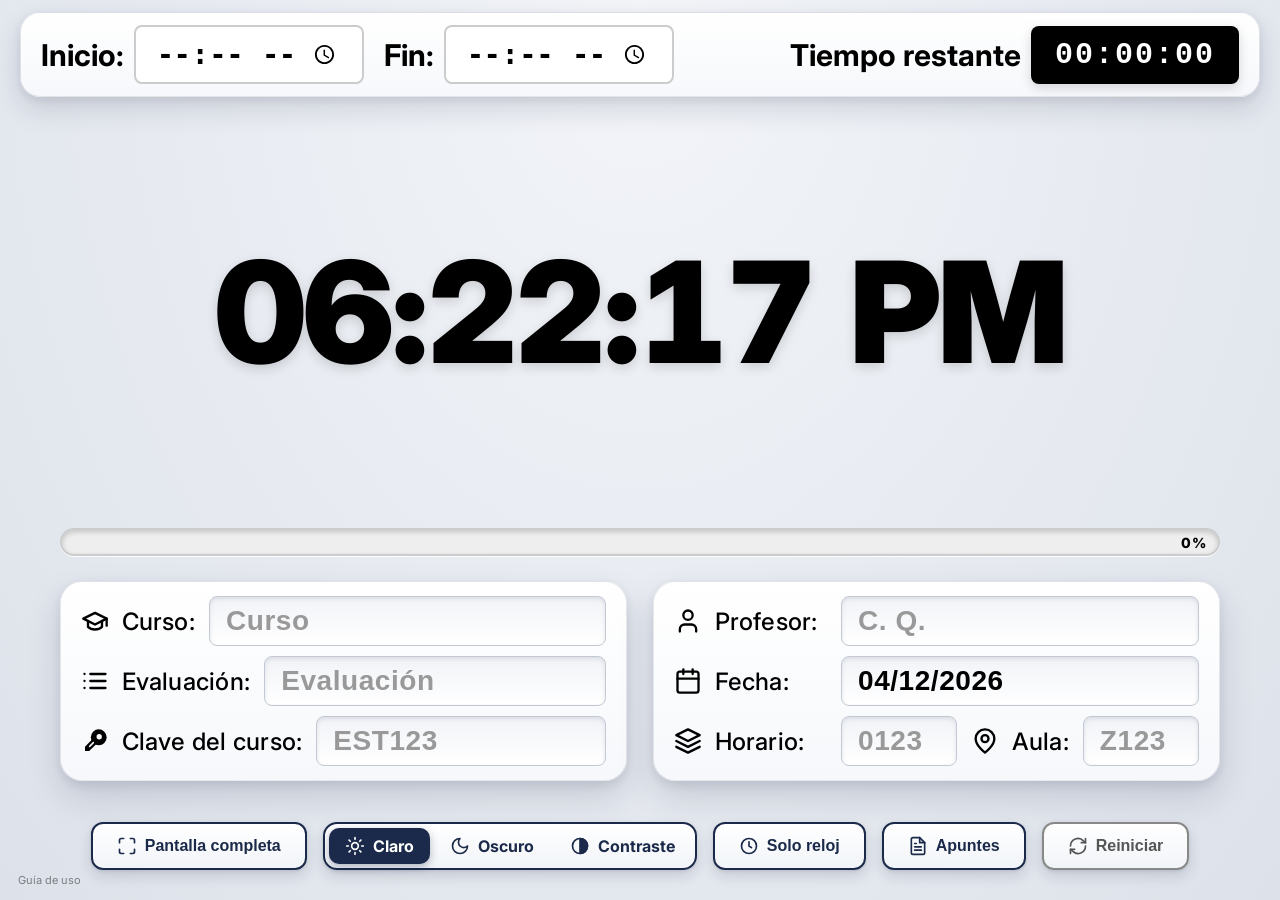
<file: index.html>
<!DOCTYPE html>
<html lang="es">

<head>
    <meta charset="UTF-8">
    <meta name="viewport" content="width=device-width, initial-scale=1.0">

    <!-- =====================
         SEO BÁSICO
    ===================== -->
    <title>TIMEPUCP – Temporizador de exámenes online gratis</title>
    <meta name="description" content="Temporizador online gratis para exámenes y evaluaciones. Cuenta regresiva, reloj en tiempo real, barra de progreso, modo oscuro y pantalla completa.">
    <meta name="keywords" content="temporizador exámenes, cronómetro evaluaciones, timer universitario, temporizador PUCP, control de tiempo examen, reloj examen online, cuenta regresiva evaluación">
    <meta name="author" content="TIMEPUCP">
    <meta name="robots" content="index, follow">
    <link rel="canonical" href="https://timepucp.site/">

    <!-- =====================
         OPEN GRAPH (Facebook, WhatsApp, LinkedIn)
    ===================== -->
    <meta property="og:type" content="website">
    <meta property="og:url" content="https://timepucp.site/">
    <meta property="og:title" content="TIMEPUCP - Temporizador de Exámenes">
    <meta property="og:description" content="Temporizador gratis para exámenes y evaluaciones. Cuenta regresiva, reloj y pantalla completa.">
    <meta property="og:image" content="https://timepucp.site/og-image.png?v=2">
    <meta property="og:image:width" content="1200">
    <meta property="og:image:height" content="630">
    <meta property="og:image:alt" content="TIMEPUCP, temporizador para exámenes y evaluaciones">
    <meta property="og:locale" content="es_PE">
    <meta property="og:site_name" content="TIMEPUCP">

    <!-- =====================
         TWITTER CARD
    ===================== -->
    <meta name="twitter:card" content="summary_large_image">
    <meta name="twitter:url" content="https://timepucp.site/">
    <meta name="twitter:title" content="TIMEPUCP - Temporizador de Exámenes">
    <meta name="twitter:description" content="Temporizador gratis para exámenes y evaluaciones. Cuenta regresiva, reloj y pantalla completa.">
    <meta name="twitter:image" content="https://timepucp.site/og-image.png?v=2">

    <!-- =====================
         STRUCTURED DATA (JSON-LD)
    ===================== -->
    <script type="application/ld+json">
    {
      "@context": "https://schema.org",
      "@type": "WebApplication",
      "name": "TIMEPUCP",
      "url": "https://timepucp.site/",
      "description": "Temporizador gratuito para exámenes y evaluaciones universitarias con reloj en tiempo real, cuenta regresiva, barra de progreso y modo oscuro.",
      "applicationCategory": "EducationApplication",
      "operatingSystem": "Any",
      "offers": {
        "@type": "Offer",
        "price": "0",
        "priceCurrency": "PEN"
      },
      "inLanguage": "es",
      "author": {
        "@type": "Organization",
        "name": "TIMEPUCP"
      }
    }
    </script>

    <!-- Favicons -->
    <link rel="icon" type="image/x-icon" href="favicon.ico">
    <link rel="icon" type="image/png" sizes="48x48" href="favicon-48x48.png">
    <link rel="apple-touch-icon" sizes="180x180" href="apple-touch-icon.png">
    <link rel="manifest" href="site.webmanifest">
    <meta name="theme-color" content="#003DA5">

    <link rel="preconnect" href="https://fonts.googleapis.com">
    <link rel="preconnect" href="https://fonts.gstatic.com" crossorigin>
    <link href="https://fonts.googleapis.com/css2?family=Inter:wght@400;600;700;800;900&display=swap" rel="stylesheet">

    <link rel="stylesheet" href="css/styles.css">

    <!-- Google Analytics -->
    <script async src="https://www.googletagmanager.com/gtag/js?id=G-T51YWYV1H6"></script>
    <script>
      window.dataLayer = window.dataLayer || [];
      function gtag(){dataLayer.push(arguments);}
      gtag('js', new Date());
      gtag('config', 'G-T51YWYV1H6');
    </script>

</head>

<body>

    <h1 style="position:absolute;width:1px;height:1px;margin:-1px;padding:0;overflow:hidden;clip:rect(0,0,0,0);white-space:nowrap;border:0;">TIMEPUCP – Temporizador de exámenes online para aulas</h1>

    <header>
        <div class="config">
            <div class="hora-input">
                <label for="horaInicio">Inicio:</label>
                <div class="time-wrapper">
                    <input type="time" id="horaInicio" aria-label="Hora de inicio del examen">
                </div>
            </div>

            <div class="hora-input">
                <label for="horaFin">Fin:</label>
                <div class="time-wrapper">
                    <input type="time" id="horaFin" aria-label="Hora de fin del examen">
                </div>
            </div>

            <div class="tiempo-restante">
                <span class="label-restante">Tiempo restante</span>
                <span id="contador" role="timer" aria-live="polite">00:00:00</span>
            </div>
        </div>
    </header>

    <main>
        <div class="hora-actual">
            <span id="horaActual" role="timer" aria-live="off">12:34:35 PM</span>
        </div>

        <div class="barra-container" role="progressbar" aria-valuenow="0" aria-valuemin="0" aria-valuemax="100">
            <div class="barra-progreso" id="barraProgreso"></div>
            <span class="barra-porcentaje" id="barraPorcentaje">0%</span>
        </div>

        <!-- Contador solo visible en modo solo reloj -->
        <div class="contador-solo-reloj">
            <span id="contadorSolo" role="timer">00:00:00</span>
        </div>

        <div class="info">
            <div class="tarjetas">
                <!-- Tarjeta izquierda: datos del curso -->
                <section class="tarjeta tarjeta-izq" aria-label="Datos del curso">
                    <div class="campo campo-curso">
                        <label for="curso"><span class="lbl-txt">Curso:</span></label>
                        <input type="text" placeholder="Curso" id="curso">
                    </div>

                    <div class="campo campo-evaluacion">
                        <label for="evaluacion"><span class="lbl-txt">Evaluación:</span></label>
                        <input type="text" placeholder="Evaluación" id="evaluacion">
                    </div>

                    <div class="campo campo-clave">
                        <label for="claveCurso"><span class="lbl-txt">Clave del curso:</span></label>
                        <input type="text" placeholder="EST123" id="claveCurso">
                    </div>
                </section>

                <!-- Tarjeta derecha: profesor, fecha y lugar -->
                <section class="tarjeta tarjeta-der" aria-label="Datos de la sesión">
                    <div class="campo campo-profesor">
                        <label for="profesor"><span class="lbl-txt">Profesor:</span></label>
                        <input type="text" placeholder="C. Q." id="profesor">
                    </div>

                    <div class="campo campo-fecha">
                        <label for="fechaTexto"><span class="lbl-txt">Fecha:</span></label>
                        <input type="text" id="fechaTexto" placeholder="dd/mm/yyyy" readonly aria-label="Fecha del examen">
                        <input type="date" id="fecha" style="position:absolute; opacity:0; pointer-events:none;"
                            aria-hidden="true">
                    </div>

                    <div class="campo-doble">
                        <div class="campo campo-horario">
                            <label for="aula"><span class="lbl-txt">Horario:</span></label>
                            <input type="text" placeholder="0123" id="aula">
                        </div>

                        <div class="campo campo-aula">
                            <label for="aulaSalon"><span class="lbl-txt">Aula:</span></label>
                            <input type="text" placeholder="Z123" id="aulaSalon">
                        </div>
                    </div>
                </section>
            </div>

            <!-- Fila 4: Botones -->
            <div class="fila fila-acciones">
                <div class="acciones">
                    <button id="btnFullscreen" class="btn-action" aria-label="Activar pantalla completa">
                        <span class="icon">⛶</span>
                        <span class="text">Pantalla completa</span>
                    </button>
                    <div id="selectorModo" class="selector-modo" role="radiogroup" aria-label="Modo de color">
                        <button type="button" class="seg activo" data-modo="claro" role="radio" aria-checked="true">
                            <span class="icon"></span>
                            <span class="text">Claro</span>
                        </button>
                        <button type="button" class="seg" data-modo="oscuro" role="radio" aria-checked="false">
                            <span class="icon"></span>
                            <span class="text">Oscuro</span>
                        </button>
                        <button type="button" class="seg" data-modo="contraste" role="radio" aria-checked="false" aria-label="Modo contraste">
                            <span class="icon"></span>
                            <span class="text">Contraste</span>
                        </button>
                    </div>
                    <button id="btnSoloReloj" class="btn-action" aria-label="Modo solo reloj">
                        <span class="icon">🕐</span>
                        <span class="text">Solo reloj</span>
                    </button>
                    <button id="btnApuntes" class="btn-action" aria-label="Abrir panel de apuntes">
                        <span class="icon">📝</span>
                        <span class="text">Apuntes</span>
                    </button>
                    <button id="btnReset" class="btn-action btn-secondary" aria-label="Reiniciar temporizador">
                        <span class="icon">↻</span>
                        <span class="text">Reiniciar</span>
                    </button>
                </div>
            </div>
        </div>
    </main>

    <!-- Panel flotante de apuntes -->
    <div id="panelApuntes" class="panel-apuntes" role="dialog" aria-label="Panel de apuntes">
        <div class="panel-apuntes-header" id="panelApuntesHeader">
            <span class="panel-apuntes-titulo">📝 Apuntes</span>
            <div class="panel-apuntes-controles">
                <button class="panel-apuntes-btn-size" id="btnApuntesFontUp" aria-label="Aumentar fuente" title="Aumentar fuente">A+</button>
                <button class="panel-apuntes-btn-size" id="btnApuntesFontDown" aria-label="Reducir fuente" title="Reducir fuente">A−</button>
                <button class="panel-apuntes-cerrar" id="btnCerrarApuntes" aria-label="Cerrar apuntes">✕</button>
            </div>
        </div>
        <textarea id="apuntesTexto" class="panel-apuntes-texto" placeholder="Escribe aquí un anuncio, corrección o apunte para los alumnos..."></textarea>
        <!-- Bordes de redimensionado -->
        <div class="pa-edge pa-edge-n" data-dir="n" aria-hidden="true"></div>
        <div class="pa-edge pa-edge-s" data-dir="s" aria-hidden="true"></div>
        <div class="pa-edge pa-edge-e" data-dir="e" aria-hidden="true"></div>
        <div class="pa-edge pa-edge-w" data-dir="w" aria-hidden="true"></div>
        <div class="pa-edge pa-edge-ne" data-dir="ne" aria-hidden="true"></div>
        <div class="pa-edge pa-edge-nw" data-dir="nw" aria-hidden="true"></div>
        <div class="pa-edge pa-edge-se" data-dir="se" aria-hidden="true"></div>
        <div class="pa-edge pa-edge-sw" data-dir="sw" aria-hidden="true"></div>
    </div>

    <!-- Botón flotante para salir del modo solo reloj -->
    <!-- Modal: Evaluación terminada -->
    <div id="modalFin" class="modal-fin" role="dialog" aria-modal="true" aria-label="Evaluación terminada">
        <div class="modal-fin-contenido">
            <div class="modal-fin-icono">⏱</div>
            <h2 class="modal-fin-titulo">¡Evaluación terminada!</h2>

            <button id="btnCerrarModal" class="modal-fin-btn">Cerrar</button>
        </div>
    </div>

    <button id="btnSalirSoloReloj" class="btn-salir-solo" aria-label="Salir del modo solo reloj">
        <span class="icon">✕</span>
        <span class="text">Salir</span>
    </button>

    <a class="enlace-guia" href="guia/" target="_blank" rel="noopener">Guía de uso</a>

    <script src="js/timer.js"></script>

</body>

</html>
</file>
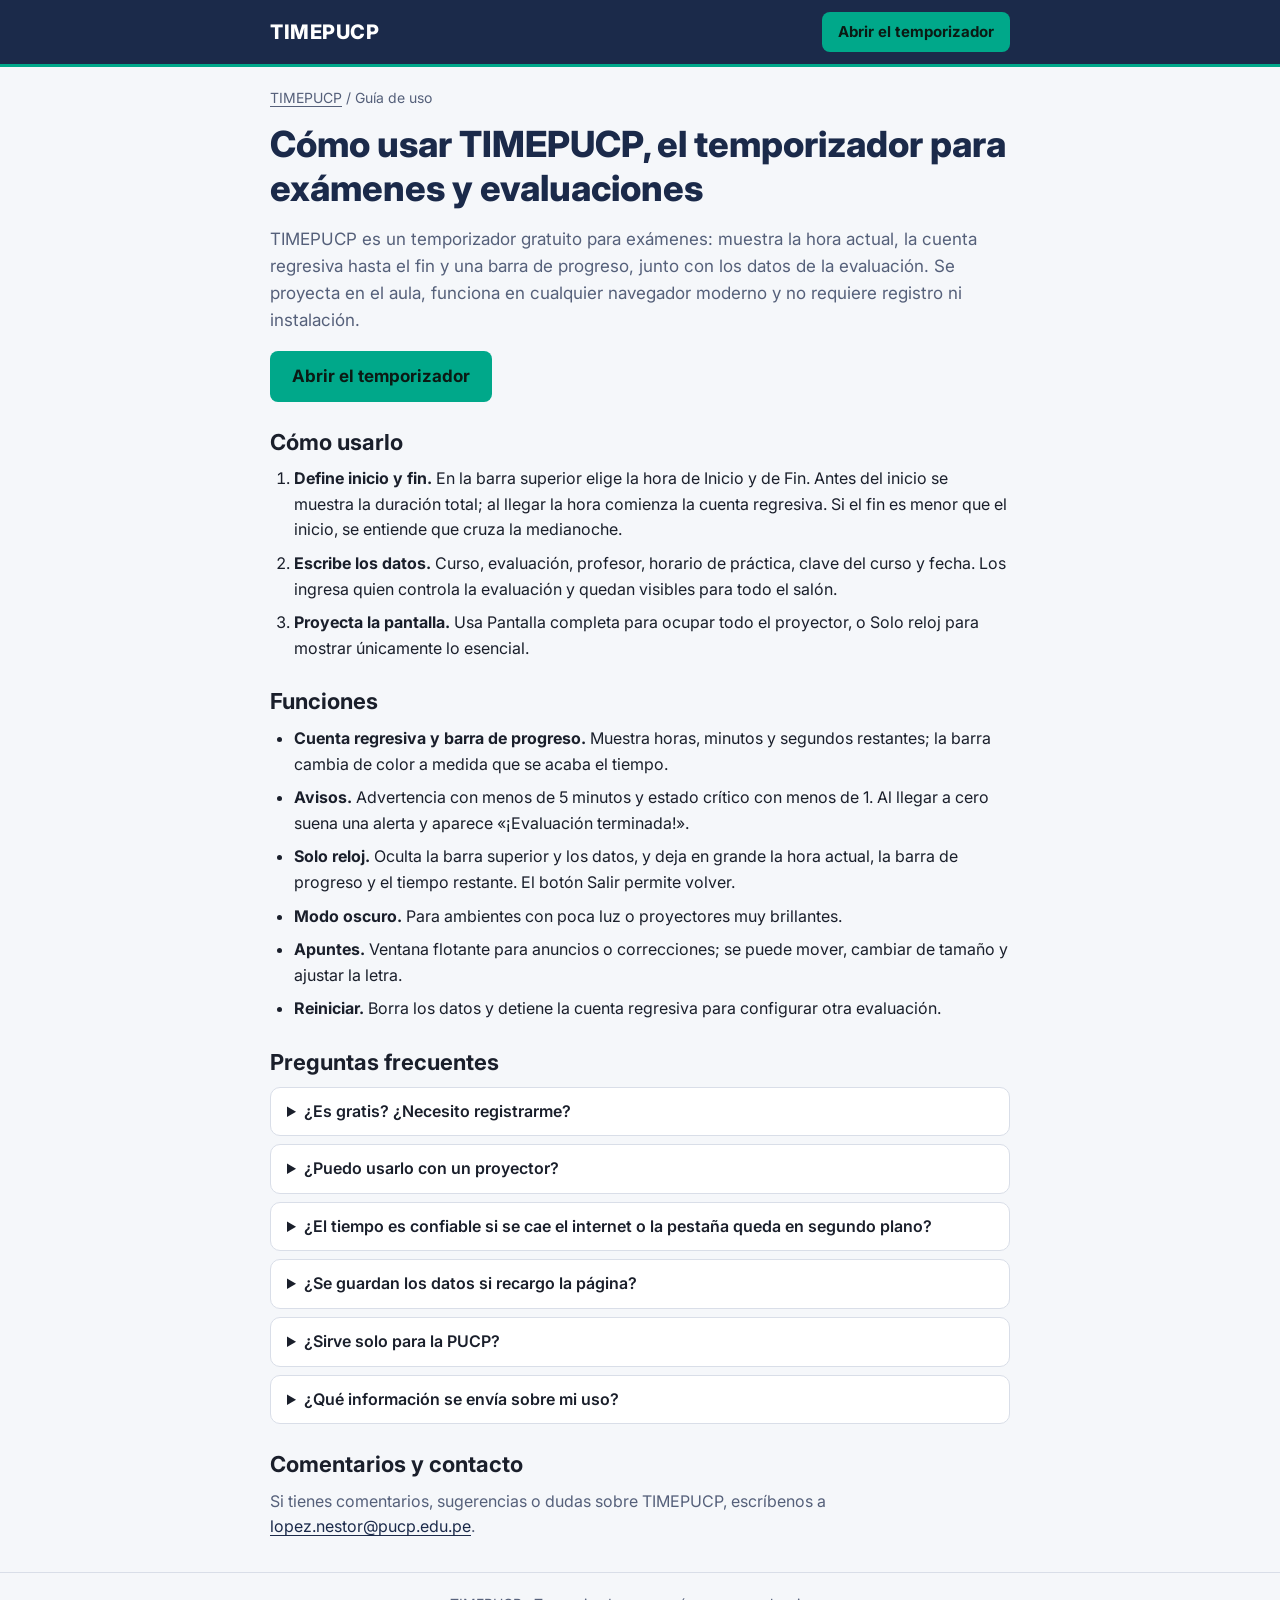
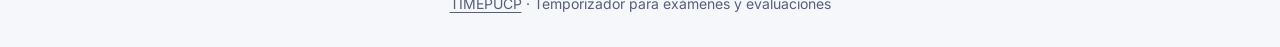
<file: guia/index.html>
<!DOCTYPE html>
<html lang="es">

<head>
    <meta charset="UTF-8">
    <meta name="viewport" content="width=device-width, initial-scale=1.0">

    <title>Cómo usar TIMEPUCP: temporizador para exámenes y evaluaciones</title>
    <meta name="description" content="Guía de uso de TIMEPUCP, el temporizador gratuito para exámenes: configura inicio y fin, proyecta la cuenta regresiva en pantalla completa y resuelve tus dudas.">
    <meta name="robots" content="index, follow">
    <link rel="canonical" href="https://timepucp.site/guia/">

    <meta property="og:type" content="article">
    <meta property="og:url" content="https://timepucp.site/guia/">
    <meta property="og:title" content="Cómo usar TIMEPUCP: temporizador para exámenes y evaluaciones">
    <meta property="og:description" content="Guía de uso de TIMEPUCP, el temporizador gratuito para exámenes: configura inicio y fin, proyecta la cuenta regresiva en pantalla completa y resuelve tus dudas.">
    <meta property="og:image" content="https://timepucp.site/og-image.png">
    <meta property="og:image:width" content="1200">
    <meta property="og:image:height" content="630">
    <meta property="og:image:alt" content="TIMEPUCP, temporizador para exámenes y evaluaciones">
    <meta property="og:locale" content="es_PE">
    <meta property="og:site_name" content="TIMEPUCP">
    <meta name="twitter:card" content="summary_large_image">
    <meta name="twitter:title" content="Cómo usar TIMEPUCP: temporizador para exámenes y evaluaciones">
    <meta name="twitter:description" content="Guía de uso de TIMEPUCP, el temporizador gratuito para exámenes: configura inicio y fin, proyecta la cuenta regresiva en pantalla completa y resuelve tus dudas.">
    <meta name="twitter:image" content="https://timepucp.site/og-image.png">

    <script type="application/ld+json">
{
  "@context": "https://schema.org",
  "@type": "WebPage",
  "name": "Cómo usar TIMEPUCP: temporizador para exámenes y evaluaciones",
  "url": "https://timepucp.site/guia/",
  "description": "Guía de uso de TIMEPUCP, el temporizador gratuito para exámenes: configura inicio y fin, proyecta la cuenta regresiva en pantalla completa y resuelve tus dudas.",
  "inLanguage": "es",
  "isPartOf": {
    "@type": "WebSite",
    "name": "TIMEPUCP",
    "url": "https://timepucp.site/"
  }
}
    </script>
    <script type="application/ld+json">
{
  "@context": "https://schema.org",
  "@type": "FAQPage",
  "mainEntity": [
    {
      "@type": "Question",
      "name": "¿Es gratis? ¿Necesito registrarme?",
      "acceptedAnswer": {
        "@type": "Answer",
        "text": "Es gratis y no requiere cuenta ni instalación: basta con abrir timepucp.site en el navegador."
      }
    },
    {
      "@type": "Question",
      "name": "¿Puedo usarlo con un proyector?",
      "acceptedAnswer": {
        "@type": "Answer",
        "text": "Sí, está pensado para eso. Usa Pantalla completa o Solo reloj."
      }
    },
    {
      "@type": "Question",
      "name": "¿El tiempo es confiable si se cae el internet o la pestaña queda en segundo plano?",
      "acceptedAnswer": {
        "@type": "Answer",
        "text": "Sí. En cada actualización se recalcula el tiempo restante con la hora del equipo, así que sigue correcto sin conexión o con la pestaña en segundo plano, siempre que no cierres ni recargues la página."
      }
    },
    {
      "@type": "Question",
      "name": "¿Se guardan los datos si recargo la página?",
      "acceptedAnswer": {
        "@type": "Answer",
        "text": "No. Cada vez que se abre o se recarga la página empieza desde cero. Evita recargar durante una evaluación; si ocurre, vuelve a ingresar la hora de inicio y de fin."
      }
    },
    {
      "@type": "Question",
      "name": "¿Sirve solo para la PUCP?",
      "acceptedAnswer": {
        "@type": "Answer",
        "text": "Está pensado para aulas de la PUCP, pero no depende de ninguna institución: sirve para cualquier evaluación con tiempo limitado."
      }
    },
    {
      "@type": "Question",
      "name": "¿Qué información se envía sobre mi uso?",
      "acceptedAnswer": {
        "@type": "Answer",
        "text": "Los datos que escribes (curso, profesor, horario, clave) se quedan en tu navegador y no se envían. Se usa Google Analytics solo para estadísticas generales, como cuántas evaluaciones se inician o con qué tamaño de pantalla."
      }
    }
  ]
}
    </script>
    <script type="application/ld+json">
{
  "@context": "https://schema.org",
  "@type": "BreadcrumbList",
  "itemListElement": [
    {
      "@type": "ListItem",
      "position": 1,
      "name": "TIMEPUCP",
      "item": "https://timepucp.site/"
    },
    {
      "@type": "ListItem",
      "position": 2,
      "name": "Guía de uso",
      "item": "https://timepucp.site/guia/"
    }
  ]
}
    </script>

    <link rel="icon" type="image/x-icon" href="../favicon.ico">
    <link rel="icon" type="image/png" sizes="48x48" href="../favicon-48x48.png">
    <link rel="apple-touch-icon" sizes="180x180" href="../apple-touch-icon.png">
    <link rel="manifest" href="../site.webmanifest">
    <meta name="theme-color" content="#1B2A4A">

    <link rel="preconnect" href="https://fonts.googleapis.com">
    <link rel="preconnect" href="https://fonts.gstatic.com" crossorigin>
    <link href="https://fonts.googleapis.com/css2?family=Inter:wght@400;600;700;800&display=swap" rel="stylesheet">
    <link rel="stylesheet" href="../css/guia.css">

    <!-- Google Analytics -->
    <script async src="https://www.googletagmanager.com/gtag/js?id=G-T51YWYV1H6"></script>
    <script>
      window.dataLayer = window.dataLayer || [];
      function gtag(){dataLayer.push(arguments);}
      gtag('js', new Date());
      gtag('config', 'G-T51YWYV1H6');
    </script>
</head>

<body>
    <header class="barra">
        <div class="contenedor barra-interior">
            <a class="marca" href="../">TIMEPUCP</a>
            <a class="boton" href="../">Abrir el temporizador</a>
        </div>
    </header>

    <main class="contenedor">
        <nav class="migas" aria-label="Ruta de navegación">
            <a href="../">TIMEPUCP</a> <span aria-hidden="true">/</span> Guía de uso
        </nav>

        <h1>Cómo usar TIMEPUCP, el temporizador para exámenes y evaluaciones</h1>
        <p class="intro">TIMEPUCP es un temporizador gratuito para exámenes: muestra la hora actual, la cuenta regresiva hasta el fin y una barra de progreso, junto con los datos de la evaluación. Se proyecta en el aula, funciona en cualquier navegador moderno y no requiere registro ni instalación.</p>

        <p><a class="boton boton-grande" href="../">Abrir el temporizador</a></p>

        <h2>Cómo usarlo</h2>
        <ol class="pasos">
        <li><strong>Define inicio y fin.</strong> En la barra superior elige la hora de Inicio y de Fin. Antes del inicio se muestra la duración total; al llegar la hora comienza la cuenta regresiva. Si el fin es menor que el inicio, se entiende que cruza la medianoche.</li>
        <li><strong>Escribe los datos.</strong> Curso, evaluación, profesor, horario de práctica, clave del curso y fecha. Los ingresa quien controla la evaluación y quedan visibles para todo el salón.</li>
        <li><strong>Proyecta la pantalla.</strong> Usa Pantalla completa para ocupar todo el proyector, o Solo reloj para mostrar únicamente lo esencial.</li>
        </ol>

        <h2>Funciones</h2>
        <ul class="funciones">
        <li><strong>Cuenta regresiva y barra de progreso.</strong> Muestra horas, minutos y segundos restantes; la barra cambia de color a medida que se acaba el tiempo.</li>
        <li><strong>Avisos.</strong> Advertencia con menos de 5 minutos y estado crítico con menos de 1. Al llegar a cero suena una alerta y aparece «¡Evaluación terminada!».</li>
        <li><strong>Solo reloj.</strong> Oculta la barra superior y los datos, y deja en grande la hora actual, la barra de progreso y el tiempo restante. El botón Salir permite volver.</li>
        <li><strong>Modo oscuro.</strong> Para ambientes con poca luz o proyectores muy brillantes.</li>
        <li><strong>Apuntes.</strong> Ventana flotante para anuncios o correcciones; se puede mover, cambiar de tamaño y ajustar la letra.</li>
        <li><strong>Reiniciar.</strong> Borra los datos y detiene la cuenta regresiva para configurar otra evaluación.</li>
        </ul>

        <h2>Preguntas frecuentes</h2>
        <div class="faq">
        <details>
          <summary>¿Es gratis? ¿Necesito registrarme?</summary>
          <p>Es gratis y no requiere cuenta ni instalación: basta con abrir timepucp.site en el navegador.</p>
        </details>
        <details>
          <summary>¿Puedo usarlo con un proyector?</summary>
          <p>Sí, está pensado para eso. Usa Pantalla completa o Solo reloj.</p>
        </details>
        <details>
          <summary>¿El tiempo es confiable si se cae el internet o la pestaña queda en segundo plano?</summary>
          <p>Sí. En cada actualización se recalcula el tiempo restante con la hora del equipo, así que sigue correcto sin conexión o con la pestaña en segundo plano, siempre que no cierres ni recargues la página.</p>
        </details>
        <details>
          <summary>¿Se guardan los datos si recargo la página?</summary>
          <p>No. Cada vez que se abre o se recarga la página empieza desde cero. Evita recargar durante una evaluación; si ocurre, vuelve a ingresar la hora de inicio y de fin.</p>
        </details>
        <details>
          <summary>¿Sirve solo para la PUCP?</summary>
          <p>Está pensado para aulas de la PUCP, pero no depende de ninguna institución: sirve para cualquier evaluación con tiempo limitado.</p>
        </details>
        <details>
          <summary>¿Qué información se envía sobre mi uso?</summary>
          <p>Los datos que escribes (curso, profesor, horario, clave) se quedan en tu navegador y no se envían. Se usa Google Analytics solo para estadísticas generales, como cuántas evaluaciones se inician o con qué tamaño de pantalla.</p>
        </details>
        </div>

        <section class="contacto" aria-labelledby="contacto-titulo">
            <h2 id="contacto-titulo">Comentarios y contacto</h2>
            <p>Si tienes comentarios, sugerencias o dudas sobre TIMEPUCP, escríbenos a <a href="mailto:lopez.nestor@pucp.edu.pe">lopez.nestor@pucp.edu.pe</a>.</p>
        </section>
    </main>

    <footer class="pie">
        <div class="contenedor">
            <a href="../">TIMEPUCP</a> · Temporizador para exámenes y evaluaciones
        </div>
    </footer>
</body>

</html>
</file>
<file: css/styles.css>
/* =========================
   RESET Y VARIABLES
========================= */

:root {
    --color-primary: #1B2A4A;
    --color-primary-dark: #132038;
    --color-bg-light: #f5f5f5;
    --color-bg-dark: #121212;
    --color-surface-light: #ffffff;
    --color-surface-dark: #1e1e1e;
    --color-text-light: #000000;
    --color-text-dark: #f0f0f0;
    --color-border-light: #ccc;
    --color-border-dark: #444;
    --color-timer-bg: #000000;
    --color-timer-text: #ffffff;
    --color-timer-dark: #00ffcc;

    --transition-speed: 0.3s;
    --border-radius: 8px;
    --spacing-unit: 8px;
}

* {
    box-sizing: border-box;
    margin: 0;
    padding: 0;
}

html,
body {
    height: 100%;
    overflow-x: hidden;
}

body {
    font-family: 'Inter', -apple-system, BlinkMacSystemFont, 'Segoe UI', Arial, sans-serif;
    background: radial-gradient(ellipse at top, #ffffff 0%, #eef2f7 100%);
    color: var(--color-text-light);
    margin: 0;
    padding: 0;
    display: flex;
    flex-direction: column;
    min-height: 100vh;
    transition: background-color var(--transition-speed), color var(--transition-speed);
}

/* =========================
   HEADER SUPERIOR
========================= */
header {
    background: var(--color-surface-light);
    padding: 12px 20px;
    border-bottom: 3px solid var(--color-primary);
    box-shadow: 0 4px 16px rgba(0, 0, 0, 0.06);
    transition: all var(--transition-speed);
}

.config {
    display: grid;
    grid-template-columns: auto auto 1fr;
    align-items: center;
    gap: 20px;
    max-width: 1920px;
    margin: 0 auto;
    width: 100%;
}

/* =========================
   INPUTS HORA INICIO / FIN
========================= */

.hora-input {
    display: flex;
    align-items: center;
    gap: 10px;
}

.hora-input label {
    font-size: 30px;
    font-weight: 700;
    white-space: nowrap;
    color: inherit;
}

.time-wrapper {
    position: relative;
}

.hora-input input[type="time"] {
    font-size: 28px;
    font-weight: 700;
    padding: 10px 20px;
    width: 230px;
    border: 2px solid var(--color-border-light);
    border-radius: var(--border-radius);
    background: var(--color-surface-light);
    color: inherit;
    transition: all var(--transition-speed);
    cursor: pointer;
    user-select: none;
}

/* Toda la superficie del input de hora es clickeable visualmente */
.hora-input input[type="time"]::-webkit-datetime-edit,
.hora-input input[type="time"]::-webkit-datetime-edit-fields-wrapper,
.hora-input input[type="time"]::-webkit-datetime-edit-hour-field,
.hora-input input[type="time"]::-webkit-datetime-edit-minute-field,
.hora-input input[type="time"]::-webkit-datetime-edit-ampm-field,
.hora-input input[type="time"]::-webkit-datetime-edit-text {
    cursor: pointer;
}

/* Ícono del reloj: rojo vibrante por defecto, más llamativo al hover */
.hora-input input[type="time"]::-webkit-calendar-picker-indicator {
    font-size: 22px;
    cursor: pointer;
    filter: invert(12%) sepia(30%) saturate(1800%) hue-rotate(190deg) brightness(30%) contrast(120%);
    opacity: 1;
    padding: 6px;
    border-radius: 6px;
    transition: all 0.2s ease;
}

.hora-input input[type="time"]::-webkit-calendar-picker-indicator:hover {
    filter: invert(12%) sepia(30%) saturate(1800%) hue-rotate(190deg) brightness(30%) contrast(120%) drop-shadow(0 0 6px rgba(27, 42, 74, 0.9)) drop-shadow(0 0 12px rgba(27, 42, 74, 0.6));
    transform: scale(1.35);
}

/* Pulso en el borde cuando el input está vacío (sin hora configurada) */
@keyframes pulse-border {
    0% {
        border-color: var(--color-border-light);
        box-shadow: 0 0 0 0px rgba(27, 42, 74, 0);
    }

    50% {
        border-color: var(--color-primary);
        box-shadow: 0 0 0 4px rgba(27, 42, 74, 0.2);
    }

    100% {
        border-color: var(--color-border-light);
        box-shadow: 0 0 0 0px rgba(27, 42, 74, 0);
    }
}

.hora-input input[type="time"]:not([value]):not(:focus),
.hora-input input[type="time"][value=""]:not(:focus) {
    animation: pulse-border 2s ease-in-out infinite;
}

.hora-input input[type="time"]:hover,
.hora-input input[type="time"]:focus {
    animation: none;
}

.hora-input input[type="time"]:hover {
    border-color: var(--color-primary);
    box-shadow: 0 0 0 3px rgba(27, 42, 74, 0.08);
}

.hora-input input[type="time"]:focus {
    outline: none;
    border-color: var(--color-primary);
    box-shadow: 0 0 0 3px rgba(27, 42, 74, 0.1);
}

/* =========================
   TIEMPO RESTANTE
========================= */

.tiempo-restante {
    display: flex;
    align-items: center;
    gap: 10px;
    justify-self: end;
}

.label-restante {
    font-size: 30px;
    font-weight: 700;
    white-space: nowrap;
}

/* En anchos ajustados (proyectores a 110%/125%, pantallas chicas)
   permitir que "Tiempo Restante" se rompa en dos líneas para que
   el recuadro del contador quepa a su derecha sin desbordarse. */
@media (max-width: 1250px) {
    .tiempo-restante {
        gap: 18px;
    }

    .label-restante {
        white-space: normal;
        line-height: 1.05;
        max-width: 6ch;
        text-align: right;
    }
}

/* A 150% sobre 1080p (~1280px lógicos) ocultamos el label "Tiempo Restante"
   para que el recuadro del contador quepa horizontalmente. El contexto
   visual del recuadro negro junto a los inputs de hora ya deja implícito
   que es el tiempo restante. */
@media (max-width: 1100px) {
    .label-restante {
        display: none;
    }
}

#contador {
    background: var(--color-timer-bg);
    color: var(--color-timer-text);
    padding: 12px 24px;
    /* Reducido padding */
    border-radius: var(--border-radius);
    font-size: 30px;
    /* Reducido de 36px a 30px */
    font-weight: 700;
    min-width: 180px;
    /* Reducido de 200px a 180px */
    display: flex;
    align-items: center;
    justify-content: center;
    letter-spacing: 2px;
    font-family: "Courier New", "SF Mono", "Monaco", monospace;
    font-variant-numeric: tabular-nums;
    box-shadow: 0 4px 12px rgba(0, 0, 0, 0.15);
    transition: all var(--transition-speed);
}

#contador.warning,
#contadorSolo.warning {
    animation: pulse-warning 1s ease-in-out infinite;
}

@keyframes pulse-warning {

    0%,
    100% {
        transform: scale(1);
    }

    50% {
        transform: scale(1.05);
    }
}

/* =========================
   CONTENIDO PRINCIPAL
========================= */

main {
    flex: 1;
    display: flex;
    flex-direction: column;
    justify-content: space-between;
    overflow: hidden;
    max-width: 1920px;
    width: 100%;
    margin: 0 auto;
    padding: 0 20px;
    box-sizing: border-box;
}

/* =========================
   HORA ACTUAL (CENTRAL)
========================= */

.hora-actual {
    display: flex;
    justify-content: center;
    align-items: center;
    width: 100%;
    flex: 1;
    user-select: none;
}

#horaActual {
    font-size: clamp(80px, 11vw, 150px);
    font-weight: 900;
    line-height: 1;
    white-space: nowrap;
    display: inline-block;
    min-width: 12ch;
    text-align: center;
    font-variant-numeric: tabular-nums;
    letter-spacing: -0.02em;
    text-shadow: 0 4px 12px rgba(0, 0, 0, 0.15);
}

/* =========================
   BARRA DE PROGRESO
========================= */

.barra-container {
    width: calc(100% - 80px);
    max-width: 1800px;
    height: 28px;
    margin: 0 auto 25px auto;
    border: 2px solid var(--color-border-light);
    background: #eee;
    border-radius: 16px;
    overflow: hidden;
    box-shadow: inset 0 2px 4px rgba(0, 0, 0, 0.1);
    transition: all var(--transition-speed);
    position: relative;
}

.barra-porcentaje {
    position: absolute;
    right: 12px;
    top: 50%;
    transform: translateY(-50%);
    font-size: 14px;
    font-weight: 800;
    font-family: 'Inter', sans-serif;
    color: #000;
    z-index: 2;
    pointer-events: none;
    letter-spacing: 0.03em;
    transition: color var(--transition-speed);
}

/* When bar is past 70%, text should be white to contrast with colored bar */


.barra-progreso {
    height: 100%;
    width: 0%;
    background: linear-gradient(90deg, #2e7d32, #43a047);
    /* verde por defecto */
    transition: width 0.5s linear, background 1.5s ease;
    border-radius: 14px;
    position: relative;
}

/* Fase 1: Verde — tiempo de sobra (0–60%) */
.barra-progreso.fase-verde {
    background: linear-gradient(90deg, #2e7d32, #66bb6a);
}

/* Fase 2: Amarillo — avanzando (60–80%) */
.barra-progreso.fase-amarillo {
    background: linear-gradient(90deg, #f57f17, #ffca28);
}

/* Fase 3: Naranja — quedan pocos minutos (80–93%) */
.barra-progreso.fase-naranja {
    background: linear-gradient(90deg, #e65100, #ff8f00);
}

/* Fase 4: Rojo — tiempo crítico (93–100%) */
.barra-progreso.fase-rojo {
    background: linear-gradient(90deg, #b71c1c, #e53935);
}

/* Dark mode: colores más vibrantes */


.barra-progreso::after {
    content: '';
    position: absolute;
    top: 0;
    left: 0;
    right: 0;
    bottom: 0;
    background: linear-gradient(90deg,
            rgba(255, 255, 255, 0) 0%,
            rgba(255, 255, 255, 0.3) 50%,
            rgba(255, 255, 255, 0) 100%);
    animation: shimmer 2s infinite;
}

@keyframes shimmer {
    0% {
        transform: translateX(-100%);
    }

    100% {
        transform: translateX(100%);
    }
}

/* =========================
   BLOQUE DE DATOS INFERIOR
========================= */

.info {
    padding: 0 40px 20px 40px;
    display: flex;
    flex-direction: column;
    gap: 16px;
    margin-bottom: 10px;
    margin-top: 0;
    max-width: 1920px;
    margin-left: auto;
    margin-right: auto;
    width: 100%;
    box-sizing: border-box;
}

.fila {
    display: grid;
    gap: 30px;
}

/* ----- FILAS DE DATOS: 2 columnas iguales ----- */
.fila-1,
.fila-2,
.fila-3 {
    grid-template-columns: 1fr 1fr;
}

/* ----- FILA 4: BOTONES ----- */
.fila-acciones {
    display: flex;
    justify-content: center;
    margin-top: 10px;
}

/* =========================
   CAMPOS INDIVIDUALES
========================= */

/* Cada campo usa grid interno: label auto, input ocupa el resto */
.campo {
    display: grid;
    grid-template-columns: auto 1fr;
    align-items: center;
    gap: 14px;
}

.campo label {
    font-size: 30px;
    font-weight: 900;
    white-space: nowrap;
}

.campo input {
    min-width: 0;
    height: clamp(50px, 5vh, 60px);
    font-size: clamp(24px, 2.5vw, 28px);
    font-weight: 800;
    padding: 10px 16px;
    letter-spacing: 0.02em;
    border: 2px solid var(--color-border-light);
    border-radius: var(--border-radius);
    background: #e8f4fd;
    color: inherit;
    transition: all var(--transition-speed);
    box-shadow: 0 1px 3px rgba(0, 0, 0, 0.06);
}

.campo input:focus {
    outline: none;
    border-color: var(--color-primary);
    box-shadow: 0 0 0 4px rgba(27, 42, 74, 0.15), 0 2px 8px rgba(0, 0, 0, 0.08);
}

.campo input::placeholder {
    color: #999;
    opacity: 1;
}

/* =========================
   FECHA
========================= */
.campo-fecha {
    position: relative;
}

.campo-fecha input[type="text"] {
    cursor: pointer;
}

/* =========================
   AJUSTES ESPECÍFICOS DE CAMPOS
========================= */

/* Todos los labels al mismo tamaño — 30px */
.campo-horario label,
.campo-evaluacion label,
.campo-clave label,
.campo-fecha label {
    font-size: 30px;
}

/* Input del horario: ocupa el espacio disponible como los demás */
.campo-horario input {
    max-width: unset;
}

/* =========================
   BOTONES DE ACCIÓN
========================= */
.acciones {
    display: flex;
    gap: 16px;
    flex-wrap: wrap;
    justify-content: center;
    margin-top: 15px;
    /* Reducido de 30px a 15px */
}

.btn-action {
    font-size: 16px;
    font-weight: 700;
    padding: 12px 24px;
    border: 2px solid var(--color-primary);
    border-radius: 12px;
    background: transparent;
    color: var(--color-primary);
    cursor: pointer;
    display: flex;
    align-items: center;
    gap: 8px;
    transition: all var(--transition-speed);
    box-shadow: none;
}

.btn-action:hover {
    background: var(--color-primary);
    color: #fff;
    border-color: var(--color-primary);
    transform: translateY(-2px);
    box-shadow: 0 6px 20px rgba(27, 42, 74, 0.3);
}

.btn-action:active {
    transform: translateY(0);
}

.btn-action .icon {
    font-size: 20px;
}

.btn-secondary {
    background: transparent;
    border: 2px solid #888;
    color: #555;
}

.btn-secondary:hover {
    background: #555;
    border-color: #555;
    color: #fff;
}

/* =========================
   RESPONSIVE - PROYECTORES
========================= */

/* Para pantallas grandes (proyectores, TVs) */
@media (min-width: 1600px) {
    .config {
        gap: 30px;
    }

    .hora-input label,
    .label-restante {
        font-size: 38px;
    }

    .hora-input input[type="time"] {
        font-size: 36px;
        padding: 14px 22px;
        width: 280px;
    }

    .hora-input input[type="time"]::-webkit-calendar-picker-indicator {
        font-size: 28px;
    }

    #contador {
        font-size: 42px;
        padding: 18px 32px;
        min-width: 220px;
    }

    #horaActual {
        font-size: clamp(140px, 15vw, 220px);
    }

    .barra-container {
        height: 40px;
        margin-bottom: 50px;
        width: calc(100% - 100px);
    }

    .campo label {
        font-size: 42px;
    }

    .campo-horario label,
    .campo-evaluacion label,
    .campo-clave label,
    .campo-fecha label {
        font-size: 42px;
    }

    .campo-horario input {
        max-width: unset;
    }

    .campo input {
        height: 80px;
        font-size: 38px;
        padding: 14px 22px;
    }

    .info {
        padding: 0 50px 30px 50px;
    }

    .btn-action {
        font-size: 20px;
        padding: 18px 32px;
    }
}

/* Para pantallas muy grandes (4K, auditorios) */
@media (min-width: 2400px) {
    header {
        padding: 30px 40px;
    }

    .config {
        gap: 50px;
    }

    .hora-input label,
    .label-restante {
        font-size: 46px;
    }

    .hora-input input[type="time"] {
        font-size: 42px;
        padding: 18px 26px;
        width: 330px;
    }

    .hora-input input[type="time"]::-webkit-calendar-picker-indicator {
        font-size: 34px;
    }

    #contador {
        font-size: 52px;
        padding: 22px 40px;
        min-width: 280px;
    }

    #horaActual {
        font-size: clamp(180px, 16vw, 280px);
    }

    .barra-container {
        height: 50px;
        width: calc(100% - 120px);
        max-width: 1700px;
    }

    .campo label {
        font-size: 50px;
    }

    .campo-horario label,
    .campo-evaluacion label,
    .campo-clave label,
    .campo-fecha label {
        font-size: 50px;
    }

    .campo-horario input {
        max-width: unset;
    }

    .campo input {
        height: 90px;
        font-size: 44px;
    }

    .info {
        padding: 0 60px 40px 60px;
        /* Reducido de 80px a 60px */
        gap: 32px;
    }

    .btn-action {
        font-size: 24px;
        padding: 22px 40px;
    }
}

/* Para tablets y pantallas medianas */
@media (max-width: 900px) {
    .config {
        grid-template-columns: 1fr;
        gap: 30px;
        text-align: center;
    }

    .tiempo-restante {
        justify-self: center;
    }

    .fila-1,
    .fila-2,
    .fila-3 {
        grid-template-columns: 1fr;
        gap: 20px;
    }

    .info {
        padding: 0 30px 30px 30px;
    }

    .campo {
        grid-template-columns: auto 1fr;
        gap: 10px;
    }

    .campo label {
        font-size: 22px;
    }

    .campo input {
        width: 100%;
    }
}

/* Para móviles */
@media (max-width: 768px) {
    header {
        padding: 16px 20px;
    }

    .config {
        gap: 20px;
    }

    .hora-input label,
    .label-restante {
        font-size: 18px;
    }

    .hora-input input[type="time"] {
        font-size: 18px;
        width: 150px;
    }

    #contador {
        font-size: 24px;
        min-width: 150px;
        padding: 12px 16px;
    }

    #horaActual {
        font-size: clamp(60px, 15vw, 100px);
    }

    .campo label {
        font-size: 18px;
    }

    .campo input {
        font-size: 16px;
        height: 48px;
    }

    .btn-action {
        font-size: 16px;
        padding: 12px 20px;
    }

    .acciones {
        width: 100%;
    }

    .btn-action {
        flex: 1;
        min-width: 140px;
    }
}

/* =========================
   ANIMACIONES Y ESTADOS
========================= */

/* Ajustes para pantalla completa */
:fullscreen body,
:-webkit-full-screen body,
:-moz-full-screen body {
    overflow-y: auto;
}

:fullscreen .barra-container,
:-webkit-full-screen .barra-container,
:-moz-full-screen .barra-container {
    width: calc(100% - 100px);
    max-width: 1700px;
}

:fullscreen .info,
:-webkit-full-screen .info,
:-moz-full-screen .info {
    padding: 0 50px 30px 50px;
}

:fullscreen header,
:-webkit-full-screen header,
:-moz-full-screen header {
    padding: 16px 50px;
}

/* Animación para cuando el tiempo se está acabando */
@keyframes blink-red {

    0%,
    100% {
        opacity: 1;
    }

    50% {
        opacity: 0.6;
    }
}

/* Estado de espera: aún no ha comenzado la evaluación */
@keyframes pulse-espera {

    0%,
    100% {
        box-shadow: 0 0 0 0px rgba(204, 0, 0, 0);
        background: #cc0000;
    }

    50% {
        box-shadow: 0 0 0 6px rgba(255, 51, 51, 0.4);
        background: #e60000;
    }
}

#contador.en-espera,
#contadorSolo.en-espera {
    color: #ffffff !important;
    background: #cc0000 !important;
    text-shadow: 0 0 20px rgba(255, 255, 255, 0.8), 0 0 40px rgba(255, 100, 100, 0.6) !important;
    animation: pulse-espera 1.2s ease-in-out infinite;
}


.tiempo-critico {
    animation: blink-red 1s infinite;
    color: #ffffff !important;
    background: #cc0000 !important;
    text-shadow: 0 0 20px rgba(255, 255, 255, 0.8), 0 0 40px rgba(255, 100, 100, 0.6) !important;
    box-shadow: 0 0 0 4px #ff3333, 0 0 30px rgba(255, 0, 0, 0.5) !important;
}

/* En modo oscuro el crítico: glow más intenso */


/* Transición suave para cambios de tema */
* {
    transition-property: background-color, color, border-color;
    transition-duration: var(--transition-speed);
    transition-timing-function: ease-in-out;
}

/* Mejora la legibilidad en pantallas grandes */
@media (min-width: 1600px) {
    body {
        font-size: 18px;
    }
}

/* =========================
   MODAL FIN DE EVALUACIÓN
========================= */

.modal-fin {
    display: none;
    position: fixed;
    inset: 0;
    z-index: 1000;
    background: rgba(0, 0, 0, 0.75);
    backdrop-filter: blur(6px);
    justify-content: center;
    align-items: center;
    animation: fadeInOverlay 0.4s ease;
}

.modal-fin.visible {
    display: flex;
}

@keyframes fadeInOverlay {
    from {
        opacity: 0;
    }

    to {
        opacity: 1;
    }
}

.modal-fin-contenido {
    background: #fff;
    border-radius: 16px;
    padding: 60px 80px;
    text-align: center;
    max-width: 700px;
    width: 90%;
    border: 3px solid #1B2A4A;
    box-shadow: 0 0 0 4px rgba(27, 42, 74, 0.2), 0 24px 80px rgba(0, 0, 0, 0.4), 0 0 40px rgba(27, 42, 74, 0.15);
    animation: slideInModal 0.4s cubic-bezier(0.34, 1.56, 0.64, 1);
    display: flex;
    flex-direction: column;
    align-items: center;
    gap: 20px;
}

@keyframes slideInModal {
    from {
        transform: scale(0.7);
        opacity: 0;
    }

    to {
        transform: scale(1);
        opacity: 1;
    }
}

.modal-fin-icono {
    font-size: 80px;
    line-height: 1;
    animation: pulse-warning 1s ease-in-out infinite;
}

.modal-fin-titulo {
    font-size: clamp(32px, 4vw, 52px);
    font-weight: 900;
    color: var(--color-primary);
    line-height: 1.1;
    margin: 0;
    text-shadow: 0 0 16px rgba(27, 42, 74, 0.5), 0 0 32px rgba(27, 42, 74, 0.25);
}

.modal-fin-mensaje {
    font-size: clamp(22px, 2.5vw, 34px);
    font-weight: 700;
    color: #222;
    margin: 0;
    letter-spacing: 0.02em;
}

.modal-fin-btn {
    margin-top: 10px;
    font-size: 18px;
    font-weight: 600;
    padding: 14px 40px;
    border: none;
    border-radius: var(--border-radius);
    background: var(--color-primary);
    color: #fff;
    cursor: pointer;
    transition: all 0.2s ease;
    box-shadow: 0 4px 12px rgba(27, 42, 74, 0.3);
}

.modal-fin-btn:hover {
    background: var(--color-primary-dark);
    transform: translateY(-2px);
    box-shadow: 0 6px 20px rgba(27, 42, 74, 0.4);
}

/* Modo oscuro: modal con borde brillante y alto contraste */


/* Contenedor del contador solo — oculto por defecto */
.contador-solo-reloj {
    display: none;
    justify-content: center;
    margin-top: 20px;
}

#contadorSolo {
    background: var(--color-timer-bg);
    color: var(--color-timer-text);
    padding: 16px 36px;
    border-radius: var(--border-radius);
    font-size: clamp(36px, 4.5vw, 64px);
    font-weight: 700;
    letter-spacing: 4px;
    font-family: "Courier New", "SF Mono", "Monaco", monospace;
    font-variant-numeric: tabular-nums;
    box-shadow: 0 4px 12px rgba(0, 0, 0, 0.15);
}


/* En modo solo reloj: ocultar header, campos y botones */
body.solo-reloj header,
body.solo-reloj .info {
    display: none !important;
}

body.solo-reloj main {
    justify-content: center;
    align-items: center;
    gap: 0;
    padding: 0 40px 14vh 40px;
    overflow: hidden;
}

body.solo-reloj .hora-actual {
    margin: 0 0 30px 0;
}

/* Hora grande centrada */
body.solo-reloj #horaActual {
    font-size: clamp(60px, 11vw, 180px);
    text-align: center;
    min-width: unset;
    white-space: nowrap;
    overflow: hidden;
    width: 100%;
}

/* Barra visible y más prominente */
body.solo-reloj .barra-container {
    width: calc(100% - 80px);
    height: 36px;
    margin: 0 auto 20px auto;
}

/* Mostrar el contador solo en modo solo reloj */
body.solo-reloj .contador-solo-reloj {
    display: flex;
}

/* Botón flotante para salir del modo solo reloj */
.btn-salir-solo {
    position: fixed;
    bottom: 28px;
    right: 28px;
    z-index: 999;
    font-size: 15px;
    font-weight: 600;
    padding: 10px 20px;
    border: none;
    border-radius: var(--border-radius);
    background: rgba(80, 80, 80, 0.5);
    color: #fff;
    cursor: pointer;
    display: none;
    /* oculto por defecto */
    align-items: center;
    gap: 8px;
    backdrop-filter: blur(6px);
    transition: all 0.2s ease;
    box-shadow: 0 2px 12px rgba(0, 0, 0, 0.2);
}

.btn-salir-solo:hover {
    background: rgba(27, 42, 74, 0.85);
    transform: translateY(-2px);
    box-shadow: 0 4px 16px rgba(27, 42, 74, 0.3);
}

/* Mostrar botón flotante solo en modo solo reloj */
body.solo-reloj .btn-salir-solo {
    display: flex;
}

/* Dark mode en solo reloj */


/* =========================
   TOAST NOTIFICATIONS
========================= */
.toast-notification {
    position: fixed;
    top: 24px;
    left: 50%;
    transform: translateX(-50%) translateY(-120%);
    z-index: 2000;
    display: flex;
    align-items: center;
    gap: 12px;
    padding: 16px 28px;
    border-radius: 12px;
    font-size: 16px;
    font-weight: 600;
    font-family: 'Inter', sans-serif;
    box-shadow: 0 8px 32px rgba(0, 0, 0, 0.2);
    backdrop-filter: blur(12px);
    opacity: 0;
    transition: transform 0.4s cubic-bezier(0.34, 1.56, 0.64, 1), opacity 0.3s ease;
    pointer-events: none;
}

.toast-notification.toast-visible {
    transform: translateX(-50%) translateY(0);
    opacity: 1;
    pointer-events: auto;
}

.toast-icon {
    font-size: 20px;
    line-height: 1;
}

.toast-success {
    background: rgba(46, 125, 50, 0.95);
    color: #fff;
    border: 1px solid rgba(102, 187, 106, 0.3);
}

.toast-warning {
    background: rgba(245, 127, 23, 0.95);
    color: #fff;
    border: 1px solid rgba(255, 202, 40, 0.3);
}

.toast-info {
    background: rgba(25, 118, 210, 0.95);
    color: #fff;
    border: 1px solid rgba(66, 165, 245, 0.3);
}

.toast-error {
    background: rgba(211, 47, 47, 0.95);
    color: #fff;
    border: 1px solid rgba(239, 83, 80, 0.3);
}


/* =========================
   CUSTOM CONFIRM MODAL
========================= */
.confirm-overlay {
    position: fixed;
    inset: 0;
    z-index: 2000;
    background: rgba(0, 0, 0, 0.6);
    backdrop-filter: blur(4px);
    display: flex;
    justify-content: center;
    align-items: center;
    opacity: 0;
    transition: opacity 0.3s ease;
}

.confirm-overlay.confirm-visible {
    opacity: 1;
}

.confirm-box {
    background: #fff;
    border-radius: 16px;
    padding: 40px 48px;
    max-width: 480px;
    width: 90%;
    text-align: center;
    box-shadow: 0 24px 80px rgba(0, 0, 0, 0.3);
    transform: scale(0.85);
    transition: transform 0.3s cubic-bezier(0.34, 1.56, 0.64, 1);
}

.confirm-visible .confirm-box {
    transform: scale(1);
}

.confirm-msg {
    font-size: 18px;
    font-weight: 600;
    color: #333;
    line-height: 1.5;
    margin: 0 0 28px 0;
}

.confirm-actions {
    display: flex;
    gap: 12px;
    justify-content: center;
}

.confirm-btn {
    font-size: 15px;
    font-weight: 600;
    padding: 12px 28px;
    border: none;
    border-radius: 10px;
    cursor: pointer;
    transition: all 0.2s ease;
    font-family: 'Inter', sans-serif;
}

.confirm-cancel {
    background: #f0f0f0;
    color: #555;
}

.confirm-cancel:hover {
    background: #e0e0e0;
}

.confirm-accept {
    background: var(--color-primary);
    color: #fff;
    box-shadow: 0 4px 12px rgba(27, 42, 74, 0.3);
}

.confirm-accept:hover {
    background: var(--color-primary-dark);
    transform: translateY(-1px);
    box-shadow: 0 6px 20px rgba(27, 42, 74, 0.4);
}

/* Dark mode confirm */


/* =========================
   MODO ALTO CONTRASTE
   Fondo negro puro + texto amarillo intenso + bordes gruesos.
   Pensado para proyectores con poca luminosidad o salones con
   mucha luz ambiental donde ni modo claro ni oscuro se ven bien.
========================= */
body.dark {
    background: #000000;
    color: #FFFF00;
}

body.dark header {
    background: #000000;
    border-bottom: 4px solid #FFFF00;
    border-image: none;
    box-shadow: none;
}

body.dark input,
body.dark input[type="time"] {
    background: #000000;
    color: #FFFF00;
    border: 2px solid #555555;
    font-weight: 900;
}

body.dark input::placeholder {
    color: #888800;
}

body.dark .hora-input label,
body.dark .label-restante,
body.dark .campo label {
    color: #FFFF00;
}

body.dark #horaActual {
    color: #FFFF00;
    text-shadow: none;
}

body.dark #contador,
body.dark #contadorSolo {
    background: #FFFF00;
    color: #000000;
    border: 3px solid #FFFF00;
    box-shadow: none;
    font-weight: 900;
}

body.dark .barra-container {
    background: #000000;
    border: 2px solid #555555;
}

body.dark .barra-progreso.fase-verde,
body.dark .barra-progreso.fase-amarillo {
    background: #FFFF00;
}

body.dark .barra-progreso.fase-naranja,
body.dark .barra-progreso.fase-rojo {
    background: #FF6600;
}

body.dark .barra-porcentaje {
    color: #ffffff;
    text-shadow: none;
    font-weight: 900;
}

body.dark .hora-input input[type="time"]::-webkit-calendar-picker-indicator {
    filter: invert(90%) sepia(100%) saturate(2000%) hue-rotate(0deg) brightness(110%);
}

body.dark .btn-action {
    background: #000000;
    color: #FFFF00;
    border: 2px solid #FFFF00;
    font-weight: 900;
    box-shadow: none;
}

body.dark .btn-action:hover {
    background: #FFFF00;
    color: #000000;
    border-color: #FFFF00;
}

body.dark .btn-secondary {
    background: #000000;
    color: #FFFF00;
    border: 2px solid #FFFF00;
}

body.dark .btn-secondary:hover {
    background: #FFFF00;
    color: #000000;
}

/* Modal fin y confirm en modo oscuro (alto contraste) */
body.dark .modal-fin-contenido {
    background: #000000;
    border: 4px solid #FFFF00;
    box-shadow: 0 0 0 4px rgba(255, 255, 0, 0.3), 0 24px 80px rgba(0, 0, 0, 0.6);
}

body.dark .modal-fin-titulo {
    color: #FFFF00;
    text-shadow: none;
}

body.dark .modal-fin-mensaje {
    color: #FFFF00;
}

body.dark .modal-fin-btn {
    background: #FFFF00;
    color: #000000;
    font-weight: 900;
}

body.dark .confirm-box {
    background: #000000;
    border: 3px solid #FFFF00;
}

body.dark .confirm-msg {
    color: #FFFF00;
}

body.dark .confirm-cancel {
    background: #000000;
    color: #FFFF00;
    border: 2px solid #FFFF00;
}

body.dark .confirm-accept {
    background: #FFFF00;
    color: #000000;
    font-weight: 900;
}

/* =========================
   PANEL FLOTANTE DE APUNTES
========================= */

.panel-apuntes {
    display: none;
    position: fixed;
    top: 50%;
    left: 50%;
    transform: translate(-50%, -50%);
    width: 600px;
    height: 350px;
    min-width: 280px;
    min-height: 180px;
    z-index: 900;
    border-radius: 12px;
    box-shadow: 0 12px 48px rgba(0, 0, 0, 0.25), 0 0 0 1px rgba(0, 0, 0, 0.08);
    flex-direction: column;
    overflow: hidden;
    background: #ffffff;
    border: 2px solid var(--color-primary);
}

.panel-apuntes.visible {
    display: flex;
}

/* Barra de título — zona de arrastre */
.panel-apuntes-header {
    display: flex;
    align-items: center;
    justify-content: space-between;
    padding: 10px 16px;
    background: var(--color-primary);
    color: #fff;
    cursor: grab;
    user-select: none;
    flex-shrink: 0;
}

.panel-apuntes-header:active {
    cursor: grabbing;
}

.panel-apuntes-titulo {
    font-size: 18px;
    font-weight: 800;
    letter-spacing: 0.02em;
}

.panel-apuntes-controles {
    display: flex;
    align-items: center;
    gap: 6px;
}

.panel-apuntes-btn-size {
    background: rgba(255, 255, 255, 0.2);
    border: none;
    color: #fff;
    font-size: 14px;
    font-weight: 800;
    padding: 4px 10px;
    border-radius: 6px;
    cursor: pointer;
    transition: background 0.2s;
    font-family: 'Inter', sans-serif;
}

.panel-apuntes-btn-size:hover {
    background: rgba(255, 255, 255, 0.35);
}

.panel-apuntes-cerrar {
    background: rgba(255, 255, 255, 0.2);
    border: none;
    color: #fff;
    font-size: 20px;
    font-weight: 700;
    width: 34px;
    height: 34px;
    border-radius: 8px;
    cursor: pointer;
    display: flex;
    align-items: center;
    justify-content: center;
    transition: background 0.2s;
    margin-left: 4px;
}

.panel-apuntes-cerrar:hover {
    background: rgba(255, 255, 255, 0.4);
}

/* Área de texto */
.panel-apuntes-texto {
    flex: 1;
    border: none;
    outline: none;
    padding: 16px 20px;
    font-size: 28px;
    font-weight: 700;
    font-family: 'Inter', sans-serif;
    line-height: 1.4;
    resize: none;
    background: #ffffff;
    color: #000000;
}

.panel-apuntes-texto::placeholder {
    color: #999;
    font-weight: 500;
}

/* Zonas de redimensionado — bordes y esquinas */
.pa-edge {
    position: absolute;
    z-index: 2;
}

/* Bordes */
.pa-edge-n { top: -4px; left: 8px; right: 8px; height: 8px; cursor: ns-resize; }
.pa-edge-s { bottom: -4px; left: 8px; right: 8px; height: 8px; cursor: ns-resize; }
.pa-edge-e { right: -4px; top: 8px; bottom: 8px; width: 8px; cursor: ew-resize; }
.pa-edge-w { left: -4px; top: 8px; bottom: 8px; width: 8px; cursor: ew-resize; }

/* Esquinas */
.pa-edge-ne { top: -4px; right: -4px; width: 14px; height: 14px; cursor: nesw-resize; }
.pa-edge-nw { top: -4px; left: -4px; width: 14px; height: 14px; cursor: nwse-resize; }
.pa-edge-se { bottom: -4px; right: -4px; width: 14px; height: 14px; cursor: nwse-resize; }
.pa-edge-sw { bottom: -4px; left: -4px; width: 14px; height: 14px; cursor: nesw-resize; }

/* === Modo oscuro === */
body.dark .panel-apuntes {
    background: #000000;
    border: 3px solid #FFFF00;
    box-shadow: 0 12px 48px rgba(0, 0, 0, 0.6), 0 0 0 1px rgba(255, 255, 0, 0.2);
}

body.dark .panel-apuntes-header {
    background: #FFFF00;
    color: #000000;
}

body.dark .panel-apuntes-btn-size {
    background: rgba(0, 0, 0, 0.15);
    color: #000000;
}

body.dark .panel-apuntes-btn-size:hover {
    background: rgba(0, 0, 0, 0.3);
}

body.dark .panel-apuntes-cerrar {
    background: rgba(0, 0, 0, 0.15);
    color: #000000;
}

body.dark .panel-apuntes-cerrar:hover {
    background: rgba(0, 0, 0, 0.3);
}

body.dark .panel-apuntes-texto {
    background: #000000;
    color: #FFFF00;
    font-weight: 900;
}

body.dark .panel-apuntes-texto::placeholder {
    color: #888800;
}

/* =========================
   ENLACE DISCRETO A LA GUÍA (SEO)
   Fuera del flujo (fixed): no altera el diseño del temporizador.
========================= */
.enlace-guia {
    position: fixed;
    left: 18px;
    bottom: 14px;
    z-index: 5;
    font-size: 11px;
    line-height: 1;
    color: inherit;
    opacity: 0.45;
    text-decoration: none;
}
.enlace-guia:hover,
.enlace-guia:focus-visible {
    opacity: 1;
    text-decoration: underline;
}
:fullscreen .enlace-guia,
body.solo-reloj .enlace-guia {
    display: none;
}
@media print {
    .enlace-guia { display: none; }
}

/* =========================
   HORARIO + AULA EN LA MISMA FILA (mitad derecha de la fila 2)
========================= */
.campo-doble {
    display: grid;
    grid-template-columns: minmax(0, 1.2fr) minmax(0, 1fr);
    gap: 14px;
    min-width: 0;
}

@media (max-width: 520px) {
    .campo-doble {
        grid-template-columns: 1fr;
    }
}

/* Columna derecha: las cajas de Profesor, Horario y Fecha empiezan en el mismo punto.
   El ancho de la etiqueta se mide en em, así escala con el tamaño de letra de cada pantalla. */
.campo-profesor label,
.campo-horario label,
.campo-fecha label {
    min-width: 4.8em;
}

/* =====================================================================
   REDISEÑO: TARJETAS FLOTANTES CON ICONOS
   Capa visual añadida al final: no cambia ids ni funcionamiento.
   Los tamaños de letra y de cajas siguen los de los bloques responsive
   de arriba; aquí solo se cambian estructura, sombras, bordes e iconos.
===================================================================== */
:root {
    --ico-curso: url("data:image/svg+xml,%3Csvg xmlns=%22http://www.w3.org/2000/svg%22 viewBox=%220 0 24 24%22 fill=%22none%22 stroke=%22black%22 stroke-width=%222%22 stroke-linecap=%22round%22 stroke-linejoin=%22round%22%3E%3Cpath d=%22M22 10 12 5 2 10l10 5 10-5Z%22/%3E%3Cpath d=%22M6 12v5c3 3 9 3 12 0v-5%22/%3E%3Cpath d=%22M22 10v6%22/%3E%3C/svg%3E");
    --ico-evaluacion: url("data:image/svg+xml,%3Csvg xmlns=%22http://www.w3.org/2000/svg%22 viewBox=%220 0 24 24%22 fill=%22none%22 stroke=%22black%22 stroke-width=%222%22 stroke-linecap=%22round%22 stroke-linejoin=%22round%22%3E%3Cpath d=%22M8 6h13M8 12h13M8 18h13%22/%3E%3Cpath d=%22M3 6h.01M3 12h.01M3 18h.01%22/%3E%3C/svg%3E");
    --ico-clave: url("data:image/svg+xml,%3Csvg xmlns=%22http://www.w3.org/2000/svg%22 viewBox=%220 0 24 24%22%3E%3Cdefs%3E%3Cmask id=%22k%22%3E%3Crect width=%2224%22 height=%2224%22 fill=%22white%22/%3E%3Ccircle cx=%2215.6%22 cy=%228.4%22 r=%222.3%22 fill=%22black%22/%3E%3Cpath d=%22M10.6 13.4 7.4 16.6%22 stroke=%22black%22 stroke-width=%221.3%22 stroke-linecap=%22round%22/%3E%3C/mask%3E%3C/defs%3E%3Cg mask=%22url(%23k)%22%3E%3Ccircle cx=%2215.2%22 cy=%228.8%22 r=%226.8%22/%3E%3Cpath d=%22M12 12 5.2 18.8%22 stroke=%22black%22 stroke-width=%225.2%22 stroke-linecap=%22round%22/%3E%3C/g%3E%3C/svg%3E");
    --ico-profesor: url("data:image/svg+xml,%3Csvg xmlns=%22http://www.w3.org/2000/svg%22 viewBox=%220 0 24 24%22 fill=%22none%22 stroke=%22black%22 stroke-width=%222%22 stroke-linecap=%22round%22 stroke-linejoin=%22round%22%3E%3Cpath d=%22M19 21v-2a4 4 0 0 0-4-4H9a4 4 0 0 0-4 4v2%22/%3E%3Ccircle cx=%2212%22 cy=%227%22 r=%224%22/%3E%3C/svg%3E");
    --ico-fecha: url("data:image/svg+xml,%3Csvg xmlns=%22http://www.w3.org/2000/svg%22 viewBox=%220 0 24 24%22 fill=%22none%22 stroke=%22black%22 stroke-width=%222%22 stroke-linecap=%22round%22 stroke-linejoin=%22round%22%3E%3Crect x=%223%22 y=%224%22 width=%2218%22 height=%2218%22 rx=%222%22/%3E%3Cpath d=%22M16 2v4M8 2v4M3 10h18%22/%3E%3C/svg%3E");
    --ico-horario: url("data:image/svg+xml,%3Csvg xmlns=%22http://www.w3.org/2000/svg%22 viewBox=%220 0 24 24%22 fill=%22none%22 stroke=%22black%22 stroke-width=%222%22 stroke-linecap=%22round%22 stroke-linejoin=%22round%22%3E%3Cpath d=%22m12 2 10 5-10 5L2 7l10-5Z%22/%3E%3Cpath d=%22m2 17 10 5 10-5%22/%3E%3Cpath d=%22m2 12 10 5 10-5%22/%3E%3C/svg%3E");
    --ico-aula: url("data:image/svg+xml,%3Csvg xmlns=%22http://www.w3.org/2000/svg%22 viewBox=%220 0 24 24%22 fill=%22none%22 stroke=%22black%22 stroke-width=%222%22 stroke-linecap=%22round%22 stroke-linejoin=%22round%22%3E%3Cpath d=%22M20 10c0 6-8 12-8 12s-8-6-8-12a8 8 0 0 1 16 0Z%22/%3E%3Ccircle cx=%2212%22 cy=%2210%22 r=%223%22/%3E%3C/svg%3E");
    --ico-full: url("data:image/svg+xml,%3Csvg xmlns=%22http://www.w3.org/2000/svg%22 viewBox=%220 0 24 24%22 fill=%22none%22 stroke=%22black%22 stroke-width=%222%22 stroke-linecap=%22round%22 stroke-linejoin=%22round%22%3E%3Cpath d=%22M8 3H5a2 2 0 0 0-2 2v3M21 8V5a2 2 0 0 0-2-2h-3M16 21h3a2 2 0 0 0 2-2v-3M3 16v3a2 2 0 0 0 2 2h3%22/%3E%3C/svg%3E");
    --ico-fullsalir: url("data:image/svg+xml,%3Csvg xmlns=%22http://www.w3.org/2000/svg%22 viewBox=%220 0 24 24%22 fill=%22none%22 stroke=%22black%22 stroke-width=%222%22 stroke-linecap=%22round%22 stroke-linejoin=%22round%22%3E%3Cpath d=%22M8 3v3a2 2 0 0 1-2 2H3M21 8h-3a2 2 0 0 1-2-2V3M16 21v-3a2 2 0 0 1 2-2h3M3 16h3a2 2 0 0 1 2 2v3%22/%3E%3C/svg%3E");
    --ico-luna: url("data:image/svg+xml,%3Csvg xmlns=%22http://www.w3.org/2000/svg%22 viewBox=%220 0 24 24%22 fill=%22none%22 stroke=%22black%22 stroke-width=%222%22 stroke-linecap=%22round%22 stroke-linejoin=%22round%22%3E%3Cpath d=%22M12 3a6 6 0 0 0 9 9 9 9 0 1 1-9-9Z%22/%3E%3C/svg%3E");
    --ico-sol: url("data:image/svg+xml,%3Csvg xmlns=%22http://www.w3.org/2000/svg%22 viewBox=%220 0 24 24%22 fill=%22none%22 stroke=%22black%22 stroke-width=%222%22 stroke-linecap=%22round%22 stroke-linejoin=%22round%22%3E%3Ccircle cx=%2212%22 cy=%2212%22 r=%224%22/%3E%3Cpath d=%22M12 2v2M12 20v2M4.93 4.93l1.41 1.41M17.66 17.66l1.41 1.41M2 12h2M20 12h2M4.93 19.07l1.41-1.41M17.66 6.34l1.41-1.41%22/%3E%3C/svg%3E");
    --ico-reloj: url("data:image/svg+xml,%3Csvg xmlns=%22http://www.w3.org/2000/svg%22 viewBox=%220 0 24 24%22 fill=%22none%22 stroke=%22black%22 stroke-width=%222%22 stroke-linecap=%22round%22 stroke-linejoin=%22round%22%3E%3Ccircle cx=%2212%22 cy=%2212%22 r=%229%22/%3E%3Cpath d=%22M12 7v5l3 2%22/%3E%3C/svg%3E");
    --ico-apuntes: url("data:image/svg+xml,%3Csvg xmlns=%22http://www.w3.org/2000/svg%22 viewBox=%220 0 24 24%22 fill=%22none%22 stroke=%22black%22 stroke-width=%222%22 stroke-linecap=%22round%22 stroke-linejoin=%22round%22%3E%3Cpath d=%22M14 2H6a2 2 0 0 0-2 2v16a2 2 0 0 0 2 2h12a2 2 0 0 0 2-2V8Z%22/%3E%3Cpath d=%22M14 2v6h6M8 13h8M8 17h8M8 9h2%22/%3E%3C/svg%3E");
    --ico-reiniciar: url("data:image/svg+xml,%3Csvg xmlns=%22http://www.w3.org/2000/svg%22 viewBox=%220 0 24 24%22 fill=%22none%22 stroke=%22black%22 stroke-width=%222%22 stroke-linecap=%22round%22 stroke-linejoin=%22round%22%3E%3Cpath d=%22M3 12a9 9 0 0 1 15.5-6.2L21 8%22/%3E%3Cpath d=%22M21 3v5h-5%22/%3E%3Cpath d=%22M21 12a9 9 0 0 1-15.5 6.2L3 16%22/%3E%3Cpath d=%22M8 16H3v5%22/%3E%3C/svg%3E");
}

/* ---- Fondo con un poco más de contraste para que las tarjetas floten ---- */
body:not(.dark) {
    background: radial-gradient(ellipse at top, #f3f5f9 0%, #dde2ea 100%);
}

/* ---- Encabezado como tarjeta flotante ---- */
header {
    width: calc(100% - 40px);
    max-width: 1880px;
    margin: 12px auto 0;
    border-radius: 20px;
    border-bottom: 0;
}

body:not(.dark) header {
    border: 1px solid rgba(27, 42, 74, 0.12);
    background: linear-gradient(180deg, #ffffff 0%, #f6f8fb 100%);
    box-shadow:
        0 12px 28px rgba(20, 30, 60, 0.14),
        0 3px 8px rgba(20, 30, 60, 0.08),
        inset 0 1px 0 rgba(255, 255, 255, 0.95);
}

body.dark header {
    border: 3px solid #FFFF00;
    border-radius: 20px;
}

@media (max-width: 900px) {
    header {
        width: calc(100% - 24px);
        margin-top: 8px;
        border-radius: 16px;
    }
}

/* ---- Barra de progreso con un poco de relieve ---- */
body:not(.dark) .barra-container {
    box-shadow:
        inset 0 2px 5px rgba(0, 0, 0, 0.18),
        0 1px 0 rgba(255, 255, 255, 0.9);
}

/* ---- Tarjetas de datos ---- */
.tarjetas {
    display: grid;
    grid-template-columns: 1fr 1fr;
    gap: 26px;
    width: 100%;
}

.tarjeta {
    display: grid;
    align-content: center;
    gap: 10px;
    padding: 14px 20px;
    border-radius: 22px;
    min-width: 0;
}

body:not(.dark) .tarjeta {
    background: linear-gradient(180deg, #ffffff 0%, #f6f8fb 100%);
    border: 1px solid rgba(27, 42, 74, 0.10);
    box-shadow:
        0 16px 34px rgba(20, 30, 60, 0.15),
        0 4px 10px rgba(20, 30, 60, 0.09),
        inset 0 1px 0 rgba(255, 255, 255, 0.95);
}

body.dark .tarjeta {
    background: #000000;
    border: 3px solid #FFFF00;
    box-shadow: none;
}

@media (max-width: 900px) {
    .tarjetas {
        grid-template-columns: 1fr;
        gap: 16px;
    }
}

/* ---- Cajas de texto dentro de las tarjetas ---- */
body:not(.dark) .tarjeta .campo input {
    background: linear-gradient(180deg, #f1f3f7 0%, #ffffff 100%);
    border: 1.5px solid #c3c9d4;
    box-shadow: inset 0 2px 4px rgba(20, 30, 60, 0.10);
}

body:not(.dark) .tarjeta .campo input:focus {
    border-color: var(--color-primary);
    box-shadow:
        inset 0 2px 4px rgba(20, 30, 60, 0.08),
        0 0 0 4px rgba(27, 42, 74, 0.15);
}

body.dark .tarjeta .campo input {
    background: #000000;
    color: #FFFF00;
    border: 2px solid #555555;
    box-shadow: none;
}

/* ---- Etiquetas con icono ---- */
.tarjeta .campo label {
    display: inline-flex;
    align-items: center;
    gap: 0.4em;
    font-weight: 500;
}

.tarjeta .campo label .lbl-txt {
    font-size: 0.8em;
    font-weight: 500;
    letter-spacing: 0.01em;
}

.tarjeta .campo label::before {
    content: "";
    flex: none;
    width: 0.95em;
    height: 0.95em;
    background-color: currentColor;
    -webkit-mask: var(--ico) center / contain no-repeat;
    mask: var(--ico) center / contain no-repeat;
}

.campo-curso      { --ico: var(--ico-curso); }
.campo-evaluacion { --ico: var(--ico-evaluacion); }
.campo-clave      { --ico: var(--ico-clave); }
.campo-profesor   { --ico: var(--ico-profesor); }
.campo-fecha      { --ico: var(--ico-fecha); }
.campo-horario    { --ico: var(--ico-horario); }
.campo-aula       { --ico: var(--ico-aula); }

/* Tarjeta izquierda: cada caja empieza justo donde termina su etiqueta.
   Tarjeta derecha: las cajas se alinean en el mismo punto (ancho de etiqueta en em,
   así escala con cada tamaño de pantalla). */
.tarjeta-izq .campo label { min-width: 0; }
.tarjeta-der .campo label { min-width: var(--ancho-etiqueta-der, 5.1em); }

/* Mismo grosor visual para el valor escrito */
.tarjeta .campo input { font-weight: 800; }

/* ---- Botones: icono de línea, fondo con relieve ---- */
.btn-action .icon {
    position: relative;
    display: inline-block;
    width: 1em;
    height: 1em;
    flex: none;
    overflow: hidden;
    white-space: nowrap;
    text-indent: 200%;
    line-height: 0;
}

.btn-action .icon::before {
    content: "";
    position: absolute;
    inset: 0;
    background-color: currentColor;
    -webkit-mask: var(--ico) center / contain no-repeat;
    mask: var(--ico) center / contain no-repeat;
    text-indent: 0;
}

#btnFullscreen .icon::before { --ico: var(--ico-full); }
:fullscreen #btnFullscreen .icon::before,
:-webkit-full-screen #btnFullscreen .icon::before { --ico: var(--ico-fullsalir); }
#btnSoloReloj .icon::before  { --ico: var(--ico-reloj); }
#btnApuntes .icon::before    { --ico: var(--ico-apuntes); }
#btnReset .icon::before      { --ico: var(--ico-reiniciar); }

body:not(.dark) .btn-action:not(:hover) {
    background: linear-gradient(180deg, #ffffff 0%, #f1f4f8 100%);
    box-shadow:
        0 6px 14px rgba(20, 30, 60, 0.14),
        0 1px 3px rgba(20, 30, 60, 0.10),
        inset 0 1px 0 rgba(255, 255, 255, 0.95);
}

/* ---- Horario + Aula: las dos cajas reparten el espacio por igual ---- */
.tarjeta-der .campo-doble {
    grid-template-columns: auto minmax(0, 1fr) auto minmax(0, 1fr);
    column-gap: 14px;
    align-items: center;
}

.tarjeta-der .campo-doble .campo {
    display: contents;
}

.tarjeta-der .campo-doble .campo-aula label {
    min-width: 0;
}

@media (max-width: 520px) {
    .tarjeta-der .campo-doble {
        grid-template-columns: auto minmax(0, 1fr);
        row-gap: 10px;
    }
}

/* ---- Pantallas angostas: Horario y Aula en dos líneas para que no queden diminutas ---- */
@media (max-width: 1100px) {
    .tarjeta-der .campo-doble {
        grid-template-columns: auto minmax(0, 1fr);
        row-gap: 10px;
    }
}

/* ---- Pantallas bajas (zoom alto o proyector pequeño): tarjetas más compactas ---- */
@media (max-height: 640px) {
    header {
        margin-top: 6px;
    }

    .tarjeta {
        padding: 8px 16px;
        gap: 6px;
    }

    .tarjetas {
        gap: 18px;
    }
}

/* ---- Pantalla angosta Y baja (p. ej. laptop de 1366x768 con zoom 150%):
   no hay alto para una fila extra, así que en Horario y Aula se deja solo el icono
   (el texto sigue disponible para lectores de pantalla). ---- */
@media (max-width: 1100px) and (max-height: 640px) {
    .tarjeta-der .campo-doble {
        grid-template-columns: auto minmax(0, 1fr) auto minmax(0, 1fr);
        row-gap: 0;
    }

    .tarjeta-der .campo-doble .lbl-txt {
        position: absolute;
        width: 1px;
        height: 1px;
        overflow: hidden;
        clip: rect(0 0 0 0);
        white-space: nowrap;
    }

    .tarjeta-der .campo-doble .campo-horario label {
        min-width: 0;
    }
}


/* =====================================================================
   SELECTOR DE MODO DE COLOR: Claro / Oscuro / Contraste
   Reemplaza al botón único de modo oscuro. Mismo alto y tamaño de letra
   que los demás botones de la barra inferior.
   Clases del <body>:  (ninguna) = claro · dark noche = oscuro · dark = contraste
===================================================================== */
:root {
    --ico-contraste: url("data:image/svg+xml,%3Csvg xmlns=%22http://www.w3.org/2000/svg%22 viewBox=%220 0 24 24%22 fill=%22none%22 stroke=%22black%22 stroke-width=%222%22 stroke-linecap=%22round%22 stroke-linejoin=%22round%22%3E%3Ccircle cx=%2212%22 cy=%2212%22 r=%229%22/%3E%3Cpath d=%22M12 3a9 9 0 0 1 0 18Z%22 fill=%22black%22/%3E%3C/svg%3E");
}

.selector-modo {
    display: flex;
    align-items: stretch;
    gap: 4px;
    padding: 4px;
    border-radius: 14px;
    border: 2px solid var(--color-primary);
}

.selector-modo .seg {
    display: flex;
    align-items: center;
    gap: 8px;
    flex: none;
    font-family: inherit;
    font-size: 16px;
    font-weight: 700;
    padding: 6px 16px;
    border: 0;
    border-radius: 10px;
    background: transparent;
    color: var(--color-primary);
    cursor: pointer;
    transition: background var(--transition-speed), color var(--transition-speed), box-shadow var(--transition-speed);
}

.selector-modo .seg .icon {
    position: relative;
    display: inline-block;
    width: 20px;
    height: 20px;
    flex: none;
}

.selector-modo .seg .icon::before {
    content: "";
    position: absolute;
    inset: 0;
    background-color: currentColor;
    -webkit-mask: var(--ico) center / contain no-repeat;
    mask: var(--ico) center / contain no-repeat;
}

.seg[data-modo="claro"] .icon::before     { --ico: var(--ico-sol); }
.seg[data-modo="oscuro"] .icon::before    { --ico: var(--ico-luna); }
.seg[data-modo="contraste"] .icon::before { --ico: var(--ico-contraste); }

/* Claro */
body:not(.dark) .selector-modo {
    background: linear-gradient(180deg, #ffffff 0%, #f1f4f8 100%);
    box-shadow:
        0 6px 14px rgba(20, 30, 60, 0.14),
        0 1px 3px rgba(20, 30, 60, 0.10),
        inset 0 1px 0 rgba(255, 255, 255, 0.95);
}

body:not(.dark) .selector-modo .seg:not(.activo):hover {
    background: rgba(27, 42, 74, 0.08);
}

body:not(.dark) .selector-modo .seg.activo {
    background: var(--color-primary);
    color: #ffffff;
    box-shadow: 0 3px 8px rgba(20, 30, 60, 0.30);
}

/* Contraste (negro puro + amarillo intenso) */
body.dark .selector-modo {
    background: #000000;
    border: 2px solid #FFFF00;
}

body.dark .selector-modo .seg {
    color: #FFFF00;
    font-weight: 900;
}

body.dark .selector-modo .seg:not(.activo):hover {
    background: rgba(255, 255, 0, 0.2);
}

body.dark .selector-modo .seg.activo {
    background: #FFFF00;
    color: #000000;
}

@media (min-width: 1600px) {
    .selector-modo .seg { font-size: 20px; padding: 10px 20px; }
}

@media (min-width: 2400px) {
    .selector-modo .seg { font-size: 24px; padding: 14px 28px; }
}

@media (max-width: 768px) {
    .selector-modo { flex: 1 1 100%; }
    .selector-modo .seg { flex: 1; justify-content: center; padding: 8px 10px; font-size: 16px; }
}

/* =====================================================================
   MODO OSCURO (nuevo): azul noche + amarillo suave
   body.dark.noche se apoya en las reglas de body.dark y solo cambia colores.
   Paleta: fondo #0B121C · superficie #182330 · caja #101923
           acento #FDE047 · texto #E2E8F0 · borde #526478
===================================================================== */
body.dark.noche {
    background: #0B121C;
    color: #E2E8F0;
}

body.dark.noche header {
    background: #182330;
    border: 1px solid #526478;
    box-shadow: 0 12px 28px rgba(0, 0, 0, 0.45), inset 0 1px 0 rgba(255, 255, 255, 0.05);
}

body.dark.noche .tarjeta {
    background: #101923;
    border: 1px solid #526478;
    box-shadow: 0 16px 34px rgba(0, 0, 0, 0.5), inset 0 1px 0 rgba(255, 255, 255, 0.05);
}

body.dark.noche input,
body.dark.noche input[type="time"],
body.dark.noche .tarjeta .campo input {
    background: #101923;
    color: #E2E8F0;
    border: 2px solid #526478;
    box-shadow: inset 0 2px 4px rgba(0, 0, 0, 0.35);
}

body.dark.noche header input,
body.dark.noche header input[type="time"] {
    font-weight: 700;
}

body.dark.noche .tarjeta .campo input {
    font-weight: 700;
}

body.dark.noche input:focus,
body.dark.noche .tarjeta .campo input:focus {
    border-color: #FDE047;
    box-shadow: 0 0 0 3px rgba(253, 224, 71, 0.25);
}

body.dark.noche input::placeholder {
    color: rgba(226, 232, 240, 0.35);
}

body.dark.noche .hora-input label,
body.dark.noche .label-restante,
body.dark.noche .campo label {
    color: #E2E8F0;
    font-weight: 500;
}

body.dark.noche .campo label::before {
    background-color: #FDE047;
}

body.dark.noche #horaActual {
    color: #FDE047;
    text-shadow: none;
}

body.dark.noche #contador,
body.dark.noche #contadorSolo {
    background: #FDE047;
    color: #0B121C;
    border: 0;
    box-shadow: 0 6px 18px rgba(0, 0, 0, 0.4);
    font-weight: 800;
}

body.dark.noche .barra-container {
    background: #182330;
    border: 2px solid #526478;
    box-shadow: inset 0 2px 5px rgba(0, 0, 0, 0.45);
}

body.dark.noche .barra-progreso.fase-verde,
body.dark.noche .barra-progreso.fase-amarillo {
    background: #FDE047;
}

body.dark.noche .barra-progreso.fase-naranja {
    background: #FB923C;
}

body.dark.noche .barra-progreso.fase-rojo {
    background: #F87171;
}

body.dark.noche .barra-porcentaje {
    color: #E2E8F0;
    font-weight: 700;
}

body.dark.noche .btn-action,
body.dark.noche .btn-secondary {
    background: #182330;
    color: #E2E8F0;
    border: 1.5px solid #526478;
    font-weight: 600;
    box-shadow: 0 6px 14px rgba(0, 0, 0, 0.35);
}

body.dark.noche .btn-action .icon {
    color: #FDE047;
}

body.dark.noche .btn-action:hover,
body.dark.noche .btn-secondary:hover {
    background: #1F2D3D;
    color: #E2E8F0;
    border-color: #FDE047;
}

/* Selector de modo en Oscuro */
body.dark.noche .selector-modo {
    background: #182330;
    border: 1.5px solid #526478;
    box-shadow: 0 6px 14px rgba(0, 0, 0, 0.35);
}

body.dark.noche .selector-modo .seg {
    color: rgba(226, 232, 240, 0.7);
    font-weight: 600;
}

body.dark.noche .selector-modo .seg:not(.activo):hover {
    background: rgba(226, 232, 240, 0.08);
    color: #E2E8F0;
}

body.dark.noche .selector-modo .seg.activo {
    background: rgba(253, 224, 71, 0.14);
    color: #FDE047;
    box-shadow: inset 0 0 0 1px rgba(253, 224, 71, 0.55);
}

/* Ventanas y paneles en Oscuro */
body.dark.noche .modal-fin-contenido {
    background: #182330;
    border: 1px solid #526478;
    box-shadow: 0 24px 80px rgba(0, 0, 0, 0.6);
}

body.dark.noche .modal-fin-titulo {
    color: #FDE047;
}

body.dark.noche .modal-fin-mensaje {
    color: #E2E8F0;
}

body.dark.noche .modal-fin-btn,
body.dark.noche .confirm-accept {
    background: #FDE047;
    color: #0B121C;
    font-weight: 800;
}

body.dark.noche .confirm-box {
    background: #182330;
    border: 1px solid #526478;
}

body.dark.noche .confirm-msg {
    color: #E2E8F0;
}

body.dark.noche .confirm-cancel {
    background: transparent;
    color: #E2E8F0;
    border: 1.5px solid #526478;
}

body.dark.noche .panel-apuntes {
    background: #101923;
    border: 1px solid #526478;
    box-shadow: 0 12px 48px rgba(0, 0, 0, 0.6);
}

body.dark.noche .panel-apuntes-header {
    background: #182330;
    color: #FDE047;
}

body.dark.noche .panel-apuntes-btn-size,
body.dark.noche .panel-apuntes-cerrar {
    background: rgba(226, 232, 240, 0.08);
    color: #E2E8F0;
}

body.dark.noche .panel-apuntes-btn-size:hover,
body.dark.noche .panel-apuntes-cerrar:hover {
    background: rgba(226, 232, 240, 0.18);
}

body.dark.noche .panel-apuntes-texto {
    background: #101923;
    color: #E2E8F0;
    font-weight: 500;
}

body.dark.noche .panel-apuntes-texto::placeholder {
    color: rgba(226, 232, 240, 0.35);
}
</file>
<file: css/guia.css>
/* Estilos de la guía (/guia/). Independientes de css/styles.css para no afectar al temporizador. */
:root {
    --primary: #1B2A4A;
    --primary-dark: #132038;
    --accent: #00a88a;
    --bg: #f5f7fa;
    --surface: #ffffff;
    --text: #1a1f2b;
    --muted: #55607a;
    --border: #d9dee8;
}
@media (prefers-color-scheme: dark) {
    :root {
        --bg: #121212;
        --surface: #1e1e1e;
        --text: #f0f0f0;
        --muted: #aab3c5;
        --border: #3a3f4b;
        --accent: #00ffcc;
    }
}
* { box-sizing: border-box; margin: 0; padding: 0; }
html { scroll-behavior: smooth; }
body {
    font-family: 'Inter', -apple-system, BlinkMacSystemFont, 'Segoe UI', Arial, sans-serif;
    background: var(--bg);
    color: var(--text);
    line-height: 1.6;
    font-size: 16px;
}
.contenedor { max-width: 780px; margin: 0 auto; padding: 0 20px; }
a { color: var(--primary); text-underline-offset: 3px; }
@media (prefers-color-scheme: dark) { a { color: #8ab4ff; } }

.barra { background: var(--primary); border-bottom: 3px solid var(--accent); }
.barra-interior { display: flex; align-items: center; justify-content: space-between; padding-top: 12px; padding-bottom: 12px; gap: 12px; }
.marca { color: #fff; font-weight: 800; letter-spacing: .5px; text-decoration: none; font-size: 20px; }

.boton {
    display: inline-block; background: var(--accent); color: #0b1a14 !important;
    font-weight: 700; text-decoration: none; padding: 8px 16px; border-radius: 8px; font-size: 15px;
}
.boton:hover, .boton:focus-visible { filter: brightness(1.08); outline: 2px solid #fff; outline-offset: 2px; }
.boton-grande { padding: 12px 22px; font-size: 17px; }

main.contenedor { padding-top: 20px; padding-bottom: 32px; }
.migas { font-size: 14px; color: var(--muted); margin-bottom: 14px; }
.migas a { color: var(--muted); }
h1 { font-size: clamp(26px, 4.5vw, 36px); line-height: 1.2; font-weight: 800; margin-bottom: 16px; color: var(--primary); }
@media (prefers-color-scheme: dark) { h1 { color: #fff; } }
h2 { font-size: 22px; line-height: 1.3; margin: 26px 0 10px; font-weight: 700; }
.intro { font-size: 17px; color: var(--muted); margin-bottom: 16px; }

.pasos, .funciones { padding-left: 24px; }
.pasos li, .funciones li { margin-bottom: 8px; }

.faq details {
    background: var(--surface); border: 1px solid var(--border); border-radius: 10px;
    margin-bottom: 8px; padding: 0 16px;
}
.faq summary { cursor: pointer; font-weight: 600; padding: 11px 0; }
.faq p { padding-bottom: 12px; color: var(--muted); }
.contacto { margin-top: 4px; }
.contacto p { color: var(--muted); }

.pie { border-top: 1px solid var(--border); padding: 20px 0 32px; color: var(--muted); font-size: 14px; text-align: center; }
.pie a { color: var(--muted); }
</file>
